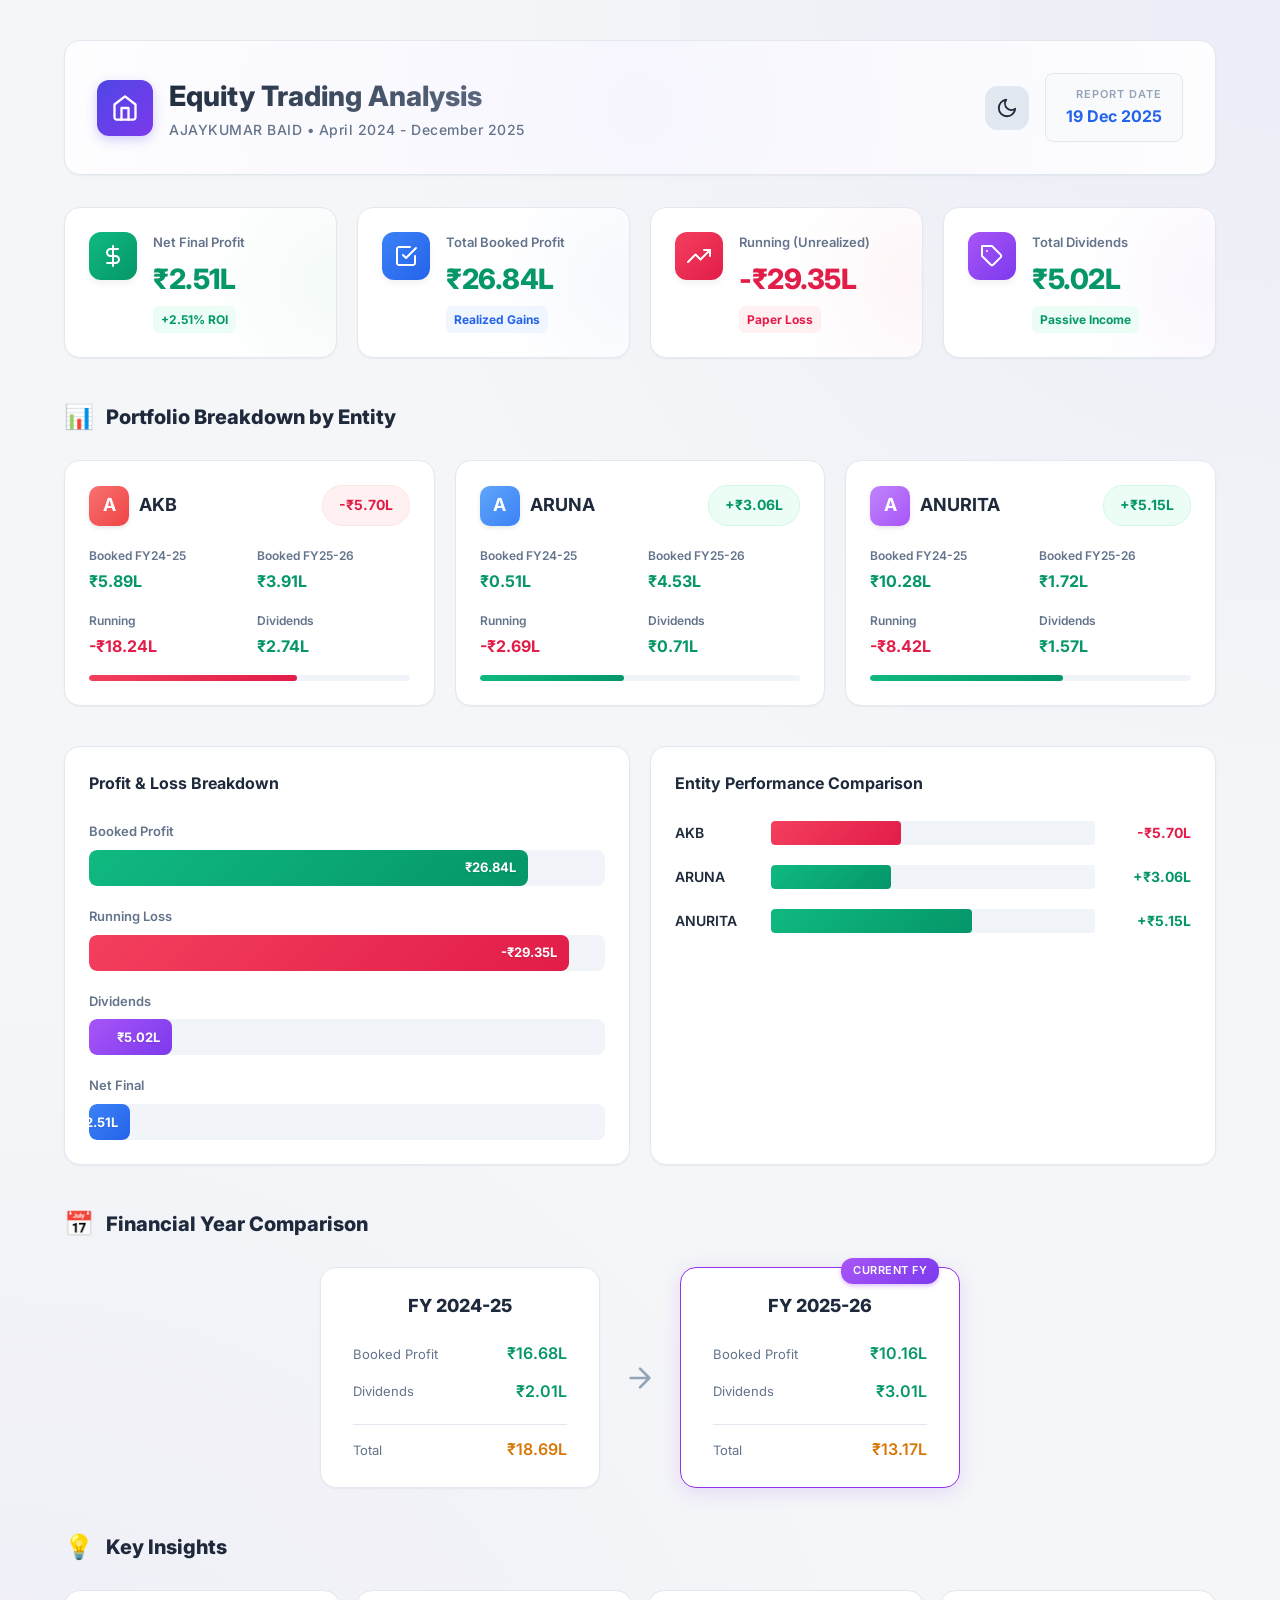
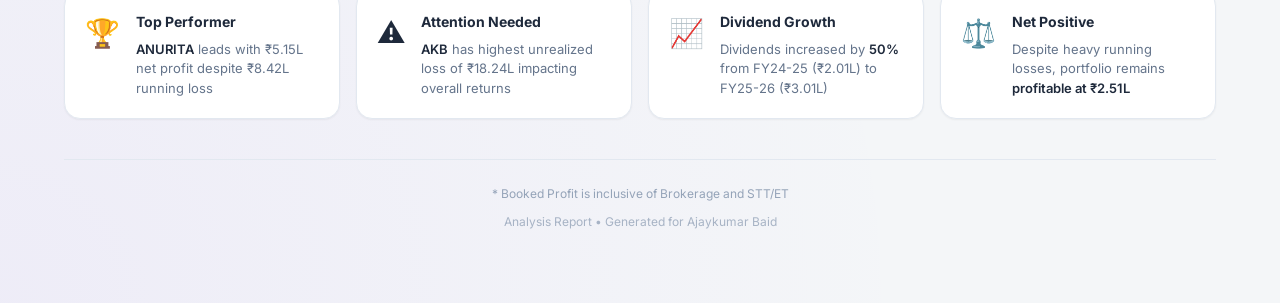
<file: index.html>
<!DOCTYPE html>
<html lang="en">

<head>
    <meta charset="UTF-8">
    <meta name="viewport" content="width=device-width, initial-scale=1.0">
    <title>Equity Trading Analysis - Ajaykumar Baid</title>
    <link rel="preconnect" href="https://fonts.googleapis.com">
    <link rel="preconnect" href="https://fonts.gstatic.com" crossorigin>
    <link href="https://fonts.googleapis.com/css2?family=Inter:wght@300;400;500;600;700;800&display=swap"
        rel="stylesheet">
    <link rel="stylesheet" href="styles.css">
    <script>
        // Check for saved theme preference or system preference
        function getInitialTheme() {
            const savedTheme = localStorage.getItem('theme');
            if (savedTheme) return savedTheme;
            return window.matchMedia('(prefers-color-scheme: dark)').matches ? 'dark' : 'light';
        }

        // Apply theme immediately to prevent flash
        const initialTheme = getInitialTheme();
        document.documentElement.setAttribute('data-theme', initialTheme);
    </script>
</head>

<body>
    <div class="container">
        <!-- Header Section -->
        <header class="header">
            <div class="header-glow"></div>
            <div class="header-content">
                <div class="logo-section">
                    <div class="logo-icon">
                        <svg viewBox="0 0 24 24" fill="none" xmlns="http://www.w3.org/2000/svg">
                            <path
                                d="M3 9L12 2L21 9V20C21 20.5304 20.7893 21.0391 20.4142 21.4142C20.0391 21.7893 19.5304 22 19 22H5C4.46957 22 3.96086 21.7893 3.58579 21.4142C3.21071 21.0391 3 20.5304 3 20V9Z"
                                stroke="currentColor" stroke-width="2" stroke-linecap="round" stroke-linejoin="round" />
                            <path d="M9 22V12H15V22" stroke="currentColor" stroke-width="2" stroke-linecap="round"
                                stroke-linejoin="round" />
                        </svg>
                    </div>
                    <div class="title-group">
                        <h1>Equity Trading Analysis</h1>
                        <p class="subtitle">AJAYKUMAR BAID • April 2024 - December 2025</p>
                    </div>
                </div>

                <div class="header-actions">
                    <button class="theme-toggle" id="themeToggle" aria-label="Toggle Dark Mode">
                        <!-- Sun Icon (for Dark Mode) -->
                        <svg class="sun-icon" viewBox="0 0 24 24" fill="none" stroke="currentColor"
                            style="display: none;">
                            <circle cx="12" cy="12" r="5"></circle>
                            <line x1="12" y1="1" x2="12" y2="3"></line>
                            <line x1="12" y1="21" x2="12" y2="23"></line>
                            <line x1="4.22" y1="4.22" x2="5.64" y2="5.64"></line>
                            <line x1="18.36" y1="18.36" x2="19.78" y2="19.78"></line>
                            <line x1="1" y1="12" x2="3" y2="12"></line>
                            <line x1="21" y1="12" x2="23" y2="12"></line>
                            <line x1="4.22" y1="19.78" x2="5.64" y2="18.36"></line>
                            <line x1="18.36" y1="5.64" x2="19.78" y2="4.22"></line>
                        </svg>
                        <!-- Moon Icon (for Light Mode) -->
                        <svg class="moon-icon" viewBox="0 0 24 24" fill="none" stroke="currentColor">
                            <path d="M21 12.79A9 9 0 1 1 11.21 3 7 7 0 0 0 21 12.79z"></path>
                        </svg>
                    </button>

                    <div class="date-badge">
                        <span class="date-label">Report Date</span>
                        <span class="date-value">19 Dec 2025</span>
                    </div>
                </div>
            </div>
        </header>

        <!-- Key Metrics Section -->
        <section class="metrics-section">
            <div class="metric-card total-profit">
                <div class="metric-icon profit">
                    <svg viewBox="0 0 24 24" fill="none" xmlns="http://www.w3.org/2000/svg">
                        <path
                            d="M12 2V22M17 5H9.5C8.57174 5 7.6815 5.36875 7.02513 6.02513C6.36875 6.6815 6 7.57174 6 8.5C6 9.42826 6.36875 10.3185 7.02513 10.9749C7.6815 11.6313 8.57174 12 9.5 12H14.5C15.4283 12 16.3185 12.3687 16.9749 13.0251C17.6313 13.6815 18 14.5717 18 15.5C18 16.4283 17.6313 17.3185 16.9749 17.9749C16.3185 18.6313 15.4283 19 14.5 19H6"
                            stroke="currentColor" stroke-width="2" stroke-linecap="round" stroke-linejoin="round" />
                    </svg>
                </div>
                <div class="metric-content">
                    <span class="metric-label">Net Final Profit</span>
                    <span class="metric-value positive">₹2.51L</span>
                    <span class="metric-change positive">+2.51% ROI</span>
                </div>
                <div class="metric-glow green"></div>
            </div>

            <div class="metric-card booked-profit">
                <div class="metric-icon booked">
                    <svg viewBox="0 0 24 24" fill="none" xmlns="http://www.w3.org/2000/svg">
                        <path d="M9 11L12 14L22 4" stroke="currentColor" stroke-width="2" stroke-linecap="round"
                            stroke-linejoin="round" />
                        <path
                            d="M21 12V19C21 19.5304 20.7893 20.0391 20.4142 20.4142C20.0391 20.7893 19.5304 21 19 21H5C4.46957 21 3.96086 20.7893 3.58579 20.4142C3.21071 20.0391 3 19.5304 3 19V5C3 4.46957 3.21071 3.96086 3.58579 3.58579C3.96086 3.21071 4.46957 3 5 3H16"
                            stroke="currentColor" stroke-width="2" stroke-linecap="round" stroke-linejoin="round" />
                    </svg>
                </div>
                <div class="metric-content">
                    <span class="metric-label">Total Booked Profit</span>
                    <span class="metric-value positive">₹26.84L</span>
                    <span class="metric-change neutral">Realized Gains</span>
                </div>
                <div class="metric-glow blue"></div>
            </div>

            <div class="metric-card running-loss">
                <div class="metric-icon running">
                    <svg viewBox="0 0 24 24" fill="none" xmlns="http://www.w3.org/2000/svg">
                        <path d="M23 6L13.5 15.5L8.5 10.5L1 18" stroke="currentColor" stroke-width="2"
                            stroke-linecap="round" stroke-linejoin="round" />
                        <path d="M17 6H23V12" stroke="currentColor" stroke-width="2" stroke-linecap="round"
                            stroke-linejoin="round" />
                    </svg>
                </div>
                <div class="metric-content">
                    <span class="metric-label">Running (Unrealized)</span>
                    <span class="metric-value negative">-₹29.35L</span>
                    <span class="metric-change negative">Paper Loss</span>
                </div>
                <div class="metric-glow red"></div>
            </div>

            <div class="metric-card dividend">
                <div class="metric-icon div-icon">
                    <svg viewBox="0 0 24 24" fill="none" xmlns="http://www.w3.org/2000/svg">
                        <path
                            d="M20.59 13.41L13.42 20.58C13.2343 20.766 13.0137 20.9135 12.7709 21.0141C12.5281 21.1148 12.2678 21.1666 12.005 21.1666C11.7422 21.1666 11.4819 21.1148 11.2391 21.0141C10.9963 20.9135 10.7757 20.766 10.59 20.58L2 12V2H12L20.59 10.59C20.9625 10.9647 21.1716 11.4716 21.1716 12C21.1716 12.5284 20.9625 13.0353 20.59 13.41Z"
                            stroke="currentColor" stroke-width="2" stroke-linecap="round" stroke-linejoin="round" />
                        <path d="M7 7H7.01" stroke="currentColor" stroke-width="2" stroke-linecap="round"
                            stroke-linejoin="round" />
                    </svg>
                </div>
                <div class="metric-content">
                    <span class="metric-label">Total Dividends</span>
                    <span class="metric-value positive">₹5.02L</span>
                    <span class="metric-change positive">Passive Income</span>
                </div>
                <div class="metric-glow purple"></div>
            </div>
        </section>

        <!-- Portfolio Breakdown -->
        <section class="portfolio-section">
            <h2 class="section-title">
                <span class="title-icon">📊</span>
                Portfolio Breakdown by Entity
            </h2>

            <div class="portfolio-grid">
                <!-- AKB Card -->
                <div class="portfolio-card akb">
                    <div class="card-header">
                        <div class="entity-badge">
                            <span class="entity-icon">A</span>
                            <span class="entity-name">AKB</span>
                        </div>
                        <div class="final-badge negative">
                            <span>-₹5.70L</span>
                        </div>
                    </div>
                    <div class="card-body">
                        <div class="stat-row">
                            <div class="stat-item">
                                <span class="stat-label">Booked FY24-25</span>
                                <span class="stat-value positive">₹5.89L</span>
                            </div>
                            <div class="stat-item">
                                <span class="stat-label">Booked FY25-26</span>
                                <span class="stat-value positive">₹3.91L</span>
                            </div>
                        </div>
                        <div class="stat-row">
                            <div class="stat-item">
                                <span class="stat-label">Running</span>
                                <span class="stat-value negative">-₹18.24L</span>
                            </div>
                            <div class="stat-item">
                                <span class="stat-label">Dividends</span>
                                <span class="stat-value positive">₹2.74L</span>
                            </div>
                        </div>
                    </div>
                    <div class="progress-bar">
                        <div class="progress-fill negative" style="width: 65%"></div>
                    </div>
                </div>

                <!-- ARUNA Card -->
                <div class="portfolio-card aruna">
                    <div class="card-header">
                        <div class="entity-badge">
                            <span class="entity-icon">A</span>
                            <span class="entity-name">ARUNA</span>
                        </div>
                        <div class="final-badge positive">
                            <span>+₹3.06L</span>
                        </div>
                    </div>
                    <div class="card-body">
                        <div class="stat-row">
                            <div class="stat-item">
                                <span class="stat-label">Booked FY24-25</span>
                                <span class="stat-value positive">₹0.51L</span>
                            </div>
                            <div class="stat-item">
                                <span class="stat-label">Booked FY25-26</span>
                                <span class="stat-value positive">₹4.53L</span>
                            </div>
                        </div>
                        <div class="stat-row">
                            <div class="stat-item">
                                <span class="stat-label">Running</span>
                                <span class="stat-value negative">-₹2.69L</span>
                            </div>
                            <div class="stat-item">
                                <span class="stat-label">Dividends</span>
                                <span class="stat-value positive">₹0.71L</span>
                            </div>
                        </div>
                    </div>
                    <div class="progress-bar">
                        <div class="progress-fill positive" style="width: 45%"></div>
                    </div>
                </div>

                <!-- ANURITA Card -->
                <div class="portfolio-card anurita">
                    <div class="card-header">
                        <div class="entity-badge">
                            <span class="entity-icon">A</span>
                            <span class="entity-name">ANURITA</span>
                        </div>
                        <div class="final-badge positive">
                            <span>+₹5.15L</span>
                        </div>
                    </div>
                    <div class="card-body">
                        <div class="stat-row">
                            <div class="stat-item">
                                <span class="stat-label">Booked FY24-25</span>
                                <span class="stat-value positive">₹10.28L</span>
                            </div>
                            <div class="stat-item">
                                <span class="stat-label">Booked FY25-26</span>
                                <span class="stat-value positive">₹1.72L</span>
                            </div>
                        </div>
                        <div class="stat-row">
                            <div class="stat-item">
                                <span class="stat-label">Running</span>
                                <span class="stat-value negative">-₹8.42L</span>
                            </div>
                            <div class="stat-item">
                                <span class="stat-label">Dividends</span>
                                <span class="stat-value positive">₹1.57L</span>
                            </div>
                        </div>
                    </div>
                    <div class="progress-bar">
                        <div class="progress-fill positive" style="width: 60%"></div>
                    </div>
                </div>
            </div>
        </section>

        <!-- Visual Charts Section -->
        <section class="charts-section">
            <div class="chart-card profit-breakdown">
                <h3 class="chart-title">Profit & Loss Breakdown</h3>
                <div class="bar-chart">
                    <div class="bar-item">
                        <div class="bar-label">Booked Profit</div>
                        <div class="bar-container">
                            <div class="bar positive" style="width: 85%">
                                <span class="bar-value">₹26.84L</span>
                            </div>
                        </div>
                    </div>
                    <div class="bar-item">
                        <div class="bar-label">Running Loss</div>
                        <div class="bar-container">
                            <div class="bar negative" style="width: 93%">
                                <span class="bar-value">-₹29.35L</span>
                            </div>
                        </div>
                    </div>
                    <div class="bar-item">
                        <div class="bar-label">Dividends</div>
                        <div class="bar-container">
                            <div class="bar dividend-bar" style="width: 16%">
                                <span class="bar-value">₹5.02L</span>
                            </div>
                        </div>
                    </div>
                    <div class="bar-item">
                        <div class="bar-label">Net Final</div>
                        <div class="bar-container">
                            <div class="bar final-bar" style="width: 8%">
                                <span class="bar-value">₹2.51L</span>
                            </div>
                        </div>
                    </div>
                </div>
            </div>

            <div class="chart-card entity-comparison">
                <h3 class="chart-title">Entity Performance Comparison</h3>
                <div class="comparison-chart">
                    <div class="comparison-row">
                        <div class="entity-label">AKB</div>
                        <div class="comparison-bars">
                            <div class="comp-bar negative" style="width: 40%"></div>
                        </div>
                        <div class="comp-value negative">-₹5.70L</div>
                    </div>
                    <div class="comparison-row">
                        <div class="entity-label">ARUNA</div>
                        <div class="comparison-bars">
                            <div class="comp-bar positive" style="width: 37%"></div>
                        </div>
                        <div class="comp-value positive">+₹3.06L</div>
                    </div>
                    <div class="comparison-row">
                        <div class="entity-label">ANURITA</div>
                        <div class="comparison-bars">
                            <div class="comp-bar positive" style="width: 62%"></div>
                        </div>
                        <div class="comp-value positive">+₹5.15L</div>
                    </div>
                </div>
            </div>
        </section>

        <!-- FY Comparison -->
        <section class="fy-section">
            <h2 class="section-title">
                <span class="title-icon">📅</span>
                Financial Year Comparison
            </h2>
            <div class="fy-grid">
                <div class="fy-card">
                    <div class="fy-header">FY 2024-25</div>
                    <div class="fy-stats">
                        <div class="fy-stat">
                            <span class="fy-label">Booked Profit</span>
                            <span class="fy-value positive">₹16.68L</span>
                        </div>
                        <div class="fy-stat">
                            <span class="fy-label">Dividends</span>
                            <span class="fy-value positive">₹2.01L</span>
                        </div>
                        <div class="fy-total">
                            <span class="fy-label">Total</span>
                            <span class="fy-value total">₹18.69L</span>
                        </div>
                    </div>
                </div>
                <div class="fy-arrow">
                    <svg viewBox="0 0 24 24" fill="none" xmlns="http://www.w3.org/2000/svg">
                        <path d="M5 12H19M19 12L12 5M19 12L12 19" stroke="currentColor" stroke-width="2"
                            stroke-linecap="round" stroke-linejoin="round" />
                    </svg>
                </div>
                <div class="fy-card highlight">
                    <div class="fy-header">FY 2025-26</div>
                    <div class="fy-stats">
                        <div class="fy-stat">
                            <span class="fy-label">Booked Profit</span>
                            <span class="fy-value positive">₹10.16L</span>
                        </div>
                        <div class="fy-stat">
                            <span class="fy-label">Dividends</span>
                            <span class="fy-value positive">₹3.01L</span>
                        </div>
                        <div class="fy-total">
                            <span class="fy-label">Total</span>
                            <span class="fy-value total">₹13.17L</span>
                        </div>
                    </div>
                    <div class="current-badge">Current FY</div>
                </div>
            </div>
        </section>

        <!-- Insights Section -->
        <section class="insights-section">
            <h2 class="section-title">
                <span class="title-icon">💡</span>
                Key Insights
            </h2>
            <div class="insights-grid">
                <div class="insight-card">
                    <div class="insight-icon winner">🏆</div>
                    <div class="insight-content">
                        <h4>Top Performer</h4>
                        <p><strong>ANURITA</strong> leads with ₹5.15L net profit despite ₹8.42L running loss</p>
                    </div>
                </div>
                <div class="insight-card">
                    <div class="insight-icon warning">⚠️</div>
                    <div class="insight-content">
                        <h4>Attention Needed</h4>
                        <p><strong>AKB</strong> has highest unrealized loss of ₹18.24L impacting overall returns</p>
                    </div>
                </div>
                <div class="insight-card">
                    <div class="insight-icon growth">📈</div>
                    <div class="insight-content">
                        <h4>Dividend Growth</h4>
                        <p>Dividends increased by <strong>50%</strong> from FY24-25 (₹2.01L) to FY25-26 (₹3.01L)</p>
                    </div>
                </div>
                <div class="insight-card">
                    <div class="insight-icon balance">⚖️</div>
                    <div class="insight-content">
                        <h4>Net Positive</h4>
                        <p>Despite heavy running losses, portfolio remains <strong>profitable at ₹2.51L</strong></p>
                    </div>
                </div>
            </div>
        </section>

        <!-- Footer -->
        <footer class="footer">
            <p>* Booked Profit is inclusive of Brokerage and STT/ET</p>
            <p class="footer-note">Analysis Report • Generated for Ajaykumar Baid</p>
        </footer>
    </div>

    <script>
        // Animation
        const observerOptions = {
            threshold: 0.1,
            rootMargin: '0px 0px -50px 0px'
        };

        const observer = new IntersectionObserver((entries) => {
            entries.forEach(entry => {
                if (entry.isIntersecting) {
                    entry.target.classList.add('animate-in');
                }
            });
        }, observerOptions);

        document.querySelectorAll('.metric-card, .portfolio-card, .chart-card, .fy-card, .insight-card').forEach(el => {
            observer.observe(el);
        });

        document.addEventListener('DOMContentLoaded', () => {
            // Animate numbers
            document.querySelectorAll('.bar').forEach(bar => {
                const width = bar.style.width;
                bar.style.width = '0';
                setTimeout(() => {
                    bar.style.width = width;
                }, 300);
            });

            // Theme Toggle Logic
            const themeToggle = document.getElementById('themeToggle');
            const sunIcon = document.querySelector('.sun-icon');
            const moonIcon = document.querySelector('.moon-icon');
            const htmlWithData = document.documentElement;

            function updateIcons(theme) {
                if (theme === 'dark') {
                    sunIcon.style.display = 'block';
                    moonIcon.style.display = 'none';
                } else {
                    sunIcon.style.display = 'none';
                    moonIcon.style.display = 'block';
                }
            }

            // Init icons based on initial theme
            updateIcons(htmlWithData.getAttribute('data-theme'));

            themeToggle.addEventListener('click', () => {
                const currentTheme = htmlWithData.getAttribute('data-theme');
                const newTheme = currentTheme === 'dark' ? 'light' : 'dark';

                htmlWithData.setAttribute('data-theme', newTheme);
                localStorage.setItem('theme', newTheme);
                updateIcons(newTheme);
            });
        });
    </script>
</body>

</html>
</file>
<file: styles.css>
/* ===== CSS Variables & Base Styles ===== */
:root {
    /* DEFAULT: LIGHT THEME */
    --bg-primary: #f4f6f8;
    --bg-secondary: #ffffff;
    --bg-card: #ffffff;
    --bg-card-hover: #f8fafc;

    --text-primary: #1e293b;
    --text-secondary: #64748b;
    --text-muted: #94a3b8;

    --accent-green: #059669;
    --accent-green-glow: rgba(5, 150, 105, 0.15);
    --accent-red: #e11d48;
    --accent-red-glow: rgba(225, 29, 72, 0.15);
    --accent-blue: #2563eb;
    --accent-blue-glow: rgba(37, 99, 235, 0.15);
    --accent-purple: #9333ea;
    --accent-purple-glow: rgba(147, 51, 234, 0.15);
    --accent-gold: #d97706;
    --accent-gold-glow: rgba(217, 119, 6, 0.15);

    /* Gradients */
    --gradient-primary: linear-gradient(135deg, #4f46e5 0%, #7c3aed 100%);
    --gradient-green: linear-gradient(135deg, #10b981 0%, #059669 100%);
    --gradient-red: linear-gradient(135deg, #f43f5e 0%, #e11d48 100%);
    --gradient-blue: linear-gradient(135deg, #3b82f6 0%, #2563eb 100%);
    --gradient-purple: linear-gradient(135deg, #a855f7 0%, #7c3aed 100%);

    --border-color: #e2e8f0;
    --border-radius: 16px;
    --border-radius-sm: 8px;

    --shadow-sm: 0 1px 2px 0 rgba(0, 0, 0, 0.05);
    --shadow-md: 0 4px 6px -1px rgba(0, 0, 0, 0.1);
    --shadow-lg: 0 10px 15px -3px rgba(0, 0, 0, 0.1);

    --header-bg: radial-gradient(circle at top right, rgba(79, 70, 229, 0.05) 0%, transparent 40%),
        radial-gradient(circle at bottom left, rgba(124, 58, 237, 0.05) 0%, transparent 40%);

    --transition-fast: 0.2s ease;
    --transition-normal: 0.3s ease;
    --transition-slow: 0.5s ease;

    /* Toggle Button Colors */
    --toggle-bg: #e2e8f0;
    --toggle-icon: #f1c40f;
}

/* DARK THEME OVERRIDES */
[data-theme="dark"] {
    --bg-primary: #0a0a0f;
    --bg-secondary: #12121a;
    --bg-card: #1a1a25;
    --bg-card-hover: #22222f;

    --text-primary: #ffffff;
    --text-secondary: #a0a0b0;
    --text-muted: #6b6b7a;

    --accent-green: #00d4aa;
    --accent-green-glow: rgba(0, 212, 170, 0.3);
    --accent-red: #ff4757;
    --accent-red-glow: rgba(255, 71, 87, 0.3);
    --accent-blue: #4facfe;
    --accent-blue-glow: rgba(79, 172, 254, 0.3);
    --accent-purple: #a855f7;
    --accent-purple-glow: rgba(168, 85, 247, 0.3);
    --accent-gold: #fbbf24;
    --accent-gold-glow: rgba(251, 191, 36, 0.3);

    --gradient-primary: linear-gradient(135deg, #667eea 0%, #764ba2 100%);
    --gradient-green: linear-gradient(135deg, #00d4aa 0%, #00b894 100%);
    --gradient-red: linear-gradient(135deg, #ff4757 0%, #ff6b81 100%);
    --gradient-blue: linear-gradient(135deg, #4facfe 0%, #00f2fe 100%);
    --gradient-purple: linear-gradient(135deg, #a855f7 0%, #6366f1 100%);

    --border-color: rgba(255, 255, 255, 0.08);

    --shadow-sm: 0 2px 8px rgba(0, 0, 0, 0.3);
    --shadow-md: 0 4px 20px rgba(0, 0, 0, 0.4);
    --shadow-lg: 0 8px 40px rgba(0, 0, 0, 0.5);

    --header-bg: radial-gradient(ellipse at top, rgba(102, 126, 234, 0.15) 0%, transparent 50%),
        radial-gradient(ellipse at bottom right, rgba(168, 85, 247, 0.1) 0%, transparent 50%);

    --toggle-bg: #2d3748;
    --toggle-icon: #f1c40f;
}

* {
    margin: 0;
    padding: 0;
    box-sizing: border-box;
}

body {
    font-family: 'Inter', -apple-system, BlinkMacSystemFont, sans-serif;
    background: var(--bg-primary);
    color: var(--text-primary);
    line-height: 1.6;
    min-height: 100vh;
    background-image: var(--header-bg);
    transition: background 0.3s ease, color 0.3s ease;
}

.container {
    max-width: 1200px;
    margin: 0 auto;
    padding: 40px 24px;
}

/* ===== Header Styles ===== */
.header {
    position: relative;
    padding: 32px;
    background: var(--bg-card);
    border-radius: var(--border-radius);
    border: 1px solid var(--border-color);
    margin-bottom: 32px;
    overflow: hidden;
    box-shadow: var(--shadow-sm);
    transition: background 0.3s ease, border-color 0.3s ease, box-shadow 0.3s ease;
}

.header-glow {
    position: absolute;
    top: -50%;
    left: -50%;
    width: 200%;
    height: 200%;
    background: radial-gradient(circle, rgba(79, 70, 229, 0.05) 0%, transparent 60%);
    /* Use a generic soft glow variable if needed, or keep this subtle */
    /* Adjusting glow for dark mode via simpler opacity approach if needed, but this works */
    animation: rotate 20s linear infinite;
    pointer-events: none;
}

[data-theme="dark"] .header-glow {
    background: radial-gradient(circle, rgba(102, 126, 234, 0.1) 0%, transparent 50%);
}


@keyframes rotate {
    from {
        transform: rotate(0deg);
    }

    to {
        transform: rotate(360deg);
    }
}

.header-content {
    position: relative;
    display: flex;
    justify-content: space-between;
    align-items: center;
    flex-wrap: wrap;
    gap: 20px;
}

.logo-section {
    display: flex;
    align-items: center;
    gap: 16px;
}

.logo-icon {
    width: 56px;
    height: 56px;
    background: var(--gradient-primary);
    border-radius: 12px;
    display: flex;
    align-items: center;
    justify-content: center;
    box-shadow: 0 4px 12px rgba(79, 70, 229, 0.25);
}

.logo-icon svg {
    width: 28px;
    height: 28px;
    color: white;
}

.title-group h1 {
    font-size: 28px;
    font-weight: 800;
    color: var(--text-primary);
    background: linear-gradient(135deg, var(--text-primary) 0%, var(--text-secondary) 100%);
    -webkit-background-clip: text;
    -webkit-text-fill-color: transparent;
    background-clip: text;
}

.subtitle {
    color: var(--text-secondary);
    font-size: 14px;
    font-weight: 500;
    letter-spacing: 0.5px;
}

.header-actions {
    display: flex;
    align-items: center;
    gap: 16px;
}

.date-badge {
    display: flex;
    flex-direction: column;
    align-items: flex-end;
    padding: 12px 20px;
    background: var(--bg-card-hover);
    border-radius: var(--border-radius-sm);
    border: 1px solid var(--border-color);
    transition: background 0.3s ease, border-color 0.3s ease;
}

.date-label {
    font-size: 11px;
    color: var(--text-muted);
    text-transform: uppercase;
    letter-spacing: 1px;
    font-weight: 600;
}

.date-value {
    font-size: 16px;
    font-weight: 700;
    color: var(--accent-blue);
}

/* Theme Toggle Button */
.theme-toggle {
    background: var(--toggle-bg);
    border: 1px solid var(--border-color);
    width: 44px;
    height: 44px;
    border-radius: 12px;
    display: flex;
    align-items: center;
    justify-content: center;
    cursor: pointer;
    transition: all 0.3s ease;
    color: var(--text-primary);
}

.theme-toggle:hover {
    transform: translateY(-2px);
    box-shadow: var(--shadow-md);
}

.theme-toggle svg {
    width: 22px;
    height: 22px;
    fill: none;
    stroke: currentColor;
    stroke-width: 2;
    stroke-linecap: round;
    stroke-linejoin: round;
}


/* ===== Metrics Section ===== */
.metrics-section {
    display: grid;
    grid-template-columns: repeat(auto-fit, minmax(260px, 1fr));
    gap: 20px;
    margin-bottom: 40px;
}

.metric-card {
    position: relative;
    padding: 24px;
    background: var(--bg-card);
    border-radius: var(--border-radius);
    border: 1px solid var(--border-color);
    display: flex;
    align-items: flex-start;
    gap: 16px;
    overflow: hidden;
    transition: all var(--transition-normal);
    opacity: 0;
    transform: translateY(20px);
    box-shadow: var(--shadow-sm);
}

.metric-card.animate-in {
    opacity: 1;
    transform: translateY(0);
}

.metric-card:hover {
    transform: translateY(-4px);
    border-color: var(--accent-blue);
    /* Or inherit default border color behavior for dark mode? Keeping simple */
    box-shadow: var(--shadow-lg);
}

[data-theme="dark"] .metric-card:hover {
    border-color: rgba(255, 255, 255, 0.15);
}

.metric-glow {
    position: absolute;
    top: -50%;
    right: -50%;
    width: 100%;
    height: 200%;
    opacity: 0.3;
    transition: opacity var(--transition-normal);
}

[data-theme="dark"] .metric-glow {
    opacity: 0.5;
}


.metric-card:hover .metric-glow {
    opacity: 0.6;
}

[data-theme="dark"] .metric-card:hover .metric-glow {
    opacity: 0.8;
}

.metric-glow.green {
    background: radial-gradient(circle, var(--accent-green-glow) 0%, transparent 70%);
}

.metric-glow.red {
    background: radial-gradient(circle, var(--accent-red-glow) 0%, transparent 70%);
}

.metric-glow.blue {
    background: radial-gradient(circle, var(--accent-blue-glow) 0%, transparent 70%);
}

.metric-glow.purple {
    background: radial-gradient(circle, var(--accent-purple-glow) 0%, transparent 70%);
}

.metric-icon {
    width: 48px;
    height: 48px;
    border-radius: 12px;
    display: flex;
    align-items: center;
    justify-content: center;
    flex-shrink: 0;
    box-shadow: 0 4px 6px rgba(0, 0, 0, 0.05);
}

.metric-icon svg {
    width: 24px;
    height: 24px;
}

.metric-icon.profit {
    background: var(--gradient-green);
    color: white;
}

.metric-icon.booked {
    background: var(--gradient-blue);
    color: white;
}

.metric-icon.running {
    background: var(--gradient-red);
    color: white;
}

.metric-icon.div-icon {
    background: var(--gradient-purple);
    color: white;
}

.metric-content {
    display: flex;
    flex-direction: column;
    gap: 4px;
    position: relative;
    z-index: 1;
}

.metric-label {
    font-size: 13px;
    color: var(--text-secondary);
    font-weight: 600;
}

[data-theme="dark"] .metric-label {
    font-weight: 500;
}


.metric-value {
    font-size: 28px;
    font-weight: 800;
    letter-spacing: -0.5px;
    color: var(--text-primary);
}

.metric-value.positive {
    color: var(--accent-green);
}

.metric-value.negative {
    color: var(--accent-red);
}

.metric-change {
    font-size: 12px;
    font-weight: 700;
    padding: 4px 8px;
    border-radius: 6px;
    width: fit-content;
}

/* Light Theme Badges */
.metric-change.positive {
    background: #ecfdf5;
    color: var(--accent-green);
}

.metric-change.negative {
    background: #fff1f2;
    color: var(--accent-red);
}

.metric-change.neutral {
    background: #eff6ff;
    color: var(--accent-blue);
}

/* Dark Theme Badges */
[data-theme="dark"] .metric-change.positive {
    background: rgba(0, 212, 170, 0.15);
    color: var(--accent-green);
}

[data-theme="dark"] .metric-change.negative {
    background: rgba(255, 71, 87, 0.15);
    color: var(--accent-red);
}

[data-theme="dark"] .metric-change.neutral {
    background: rgba(79, 172, 254, 0.15);
    color: var(--accent-blue);
}


/* ===== Section Titles ===== */
.section-title {
    font-size: 20px;
    font-weight: 800;
    margin-bottom: 24px;
    display: flex;
    align-items: center;
    gap: 12px;
    color: var(--text-primary);
    transition: color 0.3s ease;
}

.title-icon {
    font-size: 24px;
}

/* ===== Portfolio Section ===== */
.portfolio-section {
    margin-bottom: 40px;
}

.portfolio-grid {
    display: grid;
    grid-template-columns: repeat(auto-fit, minmax(320px, 1fr));
    gap: 20px;
}

.portfolio-card {
    background: var(--bg-card);
    border-radius: var(--border-radius);
    border: 1px solid var(--border-color);
    padding: 24px;
    transition: all var(--transition-normal);
    opacity: 0;
    transform: translateY(20px);
    box-shadow: var(--shadow-sm);
}

.portfolio-card.animate-in {
    opacity: 1;
    transform: translateY(0);
}

.portfolio-card:hover {
    transform: translateY(-4px);
    box-shadow: var(--shadow-lg);
}

.card-header {
    display: flex;
    justify-content: space-between;
    align-items: center;
    margin-bottom: 20px;
}

.entity-badge {
    display: flex;
    align-items: center;
    gap: 10px;
}

.entity-icon {
    width: 40px;
    height: 40px;
    border-radius: 10px;
    display: flex;
    align-items: center;
    justify-content: center;
    font-weight: 700;
    font-size: 18px;
    box-shadow: 0 2px 4px rgba(0, 0, 0, 0.1);
}

.akb .entity-icon {
    background: linear-gradient(135deg, #f87171 0%, #ef4444 100%);
    color: white;
}

.aruna .entity-icon {
    background: linear-gradient(135deg, #60a5fa 0%, #3b82f6 100%);
    color: white;
}

.anurita .entity-icon {
    background: linear-gradient(135deg, #c084fc 0%, #a855f7 100%);
    color: white;
}

.entity-name {
    font-size: 18px;
    font-weight: 700;
    color: var(--text-primary);
}

.final-badge {
    padding: 8px 16px;
    border-radius: 20px;
    font-weight: 700;
    font-size: 14px;
}

/* Light Theme Final Badge */
.final-badge.positive {
    background: #ecfdf5;
    color: var(--accent-green);
    border: 1px solid #d1fae5;
}

.final-badge.negative {
    background: #fff1f2;
    color: var(--accent-red);
    border: 1px solid #ffe4e6;
}

/* Dark Theme Final Badge */
[data-theme="dark"] .final-badge.positive {
    background: rgba(0, 212, 170, 0.15);
    color: var(--accent-green);
    border: 1px solid rgba(0, 212, 170, 0.3);
}

[data-theme="dark"] .final-badge.negative {
    background: rgba(255, 71, 87, 0.15);
    color: var(--accent-red);
    border: 1px solid rgba(255, 71, 87, 0.3);
}

.card-body {
    display: flex;
    flex-direction: column;
    gap: 16px;
}

.stat-row {
    display: grid;
    grid-template-columns: 1fr 1fr;
    gap: 16px;
}

.stat-item {
    display: flex;
    flex-direction: column;
    gap: 4px;
}

.stat-label {
    font-size: 12px;
    color: var(--text-secondary);
    font-weight: 600;
}

[data-theme="dark"] .stat-label {
    font-weight: 500;
}

.stat-value {
    font-size: 16px;
    font-weight: 700;
}

.stat-value.positive {
    color: var(--accent-green);
}

.stat-value.negative {
    color: var(--accent-red);
}

.progress-bar {
    height: 6px;
    background: #f1f5f9;
    border-radius: 3px;
    margin-top: 16px;
    overflow: hidden;
}

[data-theme="dark"] .progress-bar {
    height: 4px;
    background: rgba(255, 255, 255, 0.1);
}

.progress-fill {
    height: 100%;
    border-radius: 3px;
    transition: width 1s ease;
}

.progress-fill.positive {
    background: var(--gradient-green);
}

.progress-fill.negative {
    background: var(--gradient-red);
}

/* ===== Charts Section ===== */
.charts-section {
    display: grid;
    grid-template-columns: repeat(auto-fit, minmax(400px, 1fr));
    gap: 20px;
    margin-bottom: 40px;
}

.chart-card {
    background: var(--bg-card);
    border-radius: var(--border-radius);
    border: 1px solid var(--border-color);
    padding: 24px;
    opacity: 0;
    transform: translateY(20px);
    transition: all var(--transition-normal);
    box-shadow: var(--shadow-sm);
}

.chart-card.animate-in {
    opacity: 1;
    transform: translateY(0);
}

.chart-title {
    font-size: 16px;
    font-weight: 700;
    margin-bottom: 24px;
    color: var(--text-primary);
}

.bar-chart {
    display: flex;
    flex-direction: column;
    gap: 20px;
}

.bar-item {
    display: flex;
    flex-direction: column;
    gap: 8px;
}

.bar-label {
    font-size: 13px;
    color: var(--text-secondary);
    font-weight: 600;
}

.bar-container {
    height: 36px;
    background: #f1f5f9;
    border-radius: var(--border-radius-sm);
    overflow: hidden;
}

[data-theme="dark"] .bar-container {
    background: rgba(255, 255, 255, 0.05);
}

.bar {
    height: 100%;
    border-radius: var(--border-radius-sm);
    display: flex;
    align-items: center;
    justify-content: flex-end;
    padding-right: 12px;
    transition: width 1s ease;
}

.bar.positive {
    background: var(--gradient-green);
}

.bar.negative {
    background: var(--gradient-red);
}

.bar.dividend-bar {
    background: var(--gradient-purple);
}

.bar.final-bar {
    background: var(--gradient-blue);
}

.bar-value {
    font-size: 13px;
    font-weight: 700;
    color: white;
    text-shadow: 0 1px 2px rgba(0, 0, 0, 0.1);
}

/* Comparison Chart */
.comparison-chart {
    display: flex;
    flex-direction: column;
    gap: 20px;
}

.comparison-row {
    display: grid;
    grid-template-columns: 80px 1fr 80px;
    align-items: center;
    gap: 16px;
}

.entity-label {
    font-size: 14px;
    font-weight: 600;
    color: var(--text-primary);
}

.comparison-bars {
    height: 24px;
    background: #f1f5f9;
    border-radius: 4px;
    overflow: hidden;
}

[data-theme="dark"] .comparison-bars {
    background: rgba(255, 255, 255, 0.05);
}

.comp-bar {
    height: 100%;
    border-radius: 4px;
    transition: width 1s ease;
}

.comp-bar.positive {
    background: var(--gradient-green);
}

.comp-bar.negative {
    background: var(--gradient-red);
}

.comp-value {
    font-size: 14px;
    font-weight: 700;
    text-align: right;
}

.comp-value.positive {
    color: var(--accent-green);
}

.comp-value.negative {
    color: var(--accent-red);
}

/* ===== FY Section ===== */
.fy-section {
    margin-bottom: 40px;
}

.fy-grid {
    display: flex;
    align-items: center;
    justify-content: center;
    gap: 24px;
    flex-wrap: wrap;
}

.fy-card {
    position: relative;
    background: var(--bg-card);
    border-radius: var(--border-radius);
    border: 1px solid var(--border-color);
    padding: 24px 32px;
    min-width: 280px;
    opacity: 0;
    transform: translateY(20px);
    transition: all var(--transition-normal);
    box-shadow: var(--shadow-sm);
}

.fy-card.animate-in {
    opacity: 1;
    transform: translateY(0);
}

.fy-card.highlight {
    border-color: var(--accent-purple);
    box-shadow: 0 4px 20px rgba(147, 51, 234, 0.15);
}

[data-theme="dark"] .fy-card.highlight {
    box-shadow: 0 0 30px rgba(168, 85, 247, 0.2);
}

.fy-header {
    font-size: 18px;
    font-weight: 800;
    margin-bottom: 20px;
    text-align: center;
    color: var(--text-primary);
}

.fy-stats {
    display: flex;
    flex-direction: column;
    gap: 12px;
}

.fy-stat {
    display: flex;
    justify-content: space-between;
    align-items: center;
}

.fy-label {
    font-size: 13px;
    color: var(--text-secondary);
}

.fy-value {
    font-size: 16px;
    font-weight: 600;
}

.fy-value.positive {
    color: var(--accent-green);
}

.fy-value.total {
    color: var(--accent-gold);
}

.fy-total {
    display: flex;
    justify-content: space-between;
    align-items: center;
    padding-top: 12px;
    border-top: 1px solid var(--border-color);
    margin-top: 8px;
}

.fy-arrow {
    color: var(--text-muted);
    width: 32px;
    height: 32px;
}

.fy-arrow svg {
    width: 100%;
    height: 100%;
}

.current-badge {
    position: absolute;
    top: -10px;
    right: 20px;
    background: var(--gradient-purple);
    color: white;
    padding: 4px 12px;
    border-radius: 12px;
    font-size: 11px;
    font-weight: 600;
    text-transform: uppercase;
    letter-spacing: 0.5px;
    box-shadow: 0 2px 4px rgba(147, 51, 234, 0.3);
}

/* ===== Insights Section ===== */
.insights-section {
    margin-bottom: 40px;
}

.insights-grid {
    display: grid;
    grid-template-columns: repeat(auto-fit, minmax(260px, 1fr));
    gap: 16px;
}

.insight-card {
    background: var(--bg-card);
    border-radius: var(--border-radius);
    border: 1px solid var(--border-color);
    padding: 20px;
    display: flex;
    gap: 16px;
    align-items: flex-start;
    opacity: 0;
    transform: translateY(20px);
    transition: all var(--transition-normal);
    box-shadow: var(--shadow-sm);
}

.insight-card.animate-in {
    opacity: 1;
    transform: translateY(0);
}

.insight-card:hover {
    background: var(--bg-card-hover);
    transform: translateY(-2px);
    box-shadow: var(--shadow-md);
}

.insight-icon {
    font-size: 28px;
    flex-shrink: 0;
}

.insight-content h4 {
    font-size: 14px;
    font-weight: 700;
    margin-bottom: 6px;
    color: var(--text-primary);
}

.insight-content p {
    font-size: 13px;
    color: var(--text-secondary);
    line-height: 1.5;
}

.insight-content strong {
    color: var(--text-primary);
    font-weight: 600;
}

/* ===== Footer ===== */
.footer {
    text-align: center;
    padding: 24px;
    border-top: 1px solid var(--border-color);
    margin-top: 20px;
}

.footer p {
    font-size: 12px;
    color: var(--text-muted);
    margin-bottom: 8px;
}

.footer-note {
    font-size: 11px;
    color: var(--text-muted);
    opacity: 0.8;
}

/* ===== Responsive Design ===== */
@media (max-width: 768px) {
    .container {
        padding: 20px 16px;
    }

    .header-content {
        flex-direction: column;
        align-items: flex-start;
    }

    .header-actions {
        width: 100%;
        justify-content: space-between;
        margin-top: 16px;
    }

    .metrics-section {
        grid-template-columns: 1fr;
    }

    .charts-section {
        grid-template-columns: 1fr;
    }

    .fy-grid {
        flex-direction: column;
    }

    .fy-arrow {
        transform: rotate(90deg);
    }

    .comparison-row {
        grid-template-columns: 60px 1fr 70px;
    }
}

/* ===== Animation Classes ===== */
@keyframes fadeInUp {
    from {
        opacity: 0;
        transform: translateY(20px);
    }

    to {
        opacity: 1;
        transform: translateY(0);
    }
}

.animate-in {
    animation: fadeInUp 0.6s ease forwards;
}

.metric-card:nth-child(1) {
    animation-delay: 0.1s;
}

.metric-card:nth-child(2) {
    animation-delay: 0.2s;
}

.metric-card:nth-child(3) {
    animation-delay: 0.3s;
}

.metric-card:nth-child(4) {
    animation-delay: 0.4s;
}

.portfolio-card:nth-child(1) {
    animation-delay: 0.1s;
}

.portfolio-card:nth-child(2) {
    animation-delay: 0.2s;
}

.portfolio-card:nth-child(3) {
    animation-delay: 0.3s;
}

.insight-card:nth-child(1) {
    animation-delay: 0.1s;
}

.insight-card:nth-child(2) {
    animation-delay: 0.15s;
}

.insight-card:nth-child(3) {
    animation-delay: 0.2s;
}

.insight-card:nth-child(4) {
    animation-delay: 0.25s;
}
</file>
